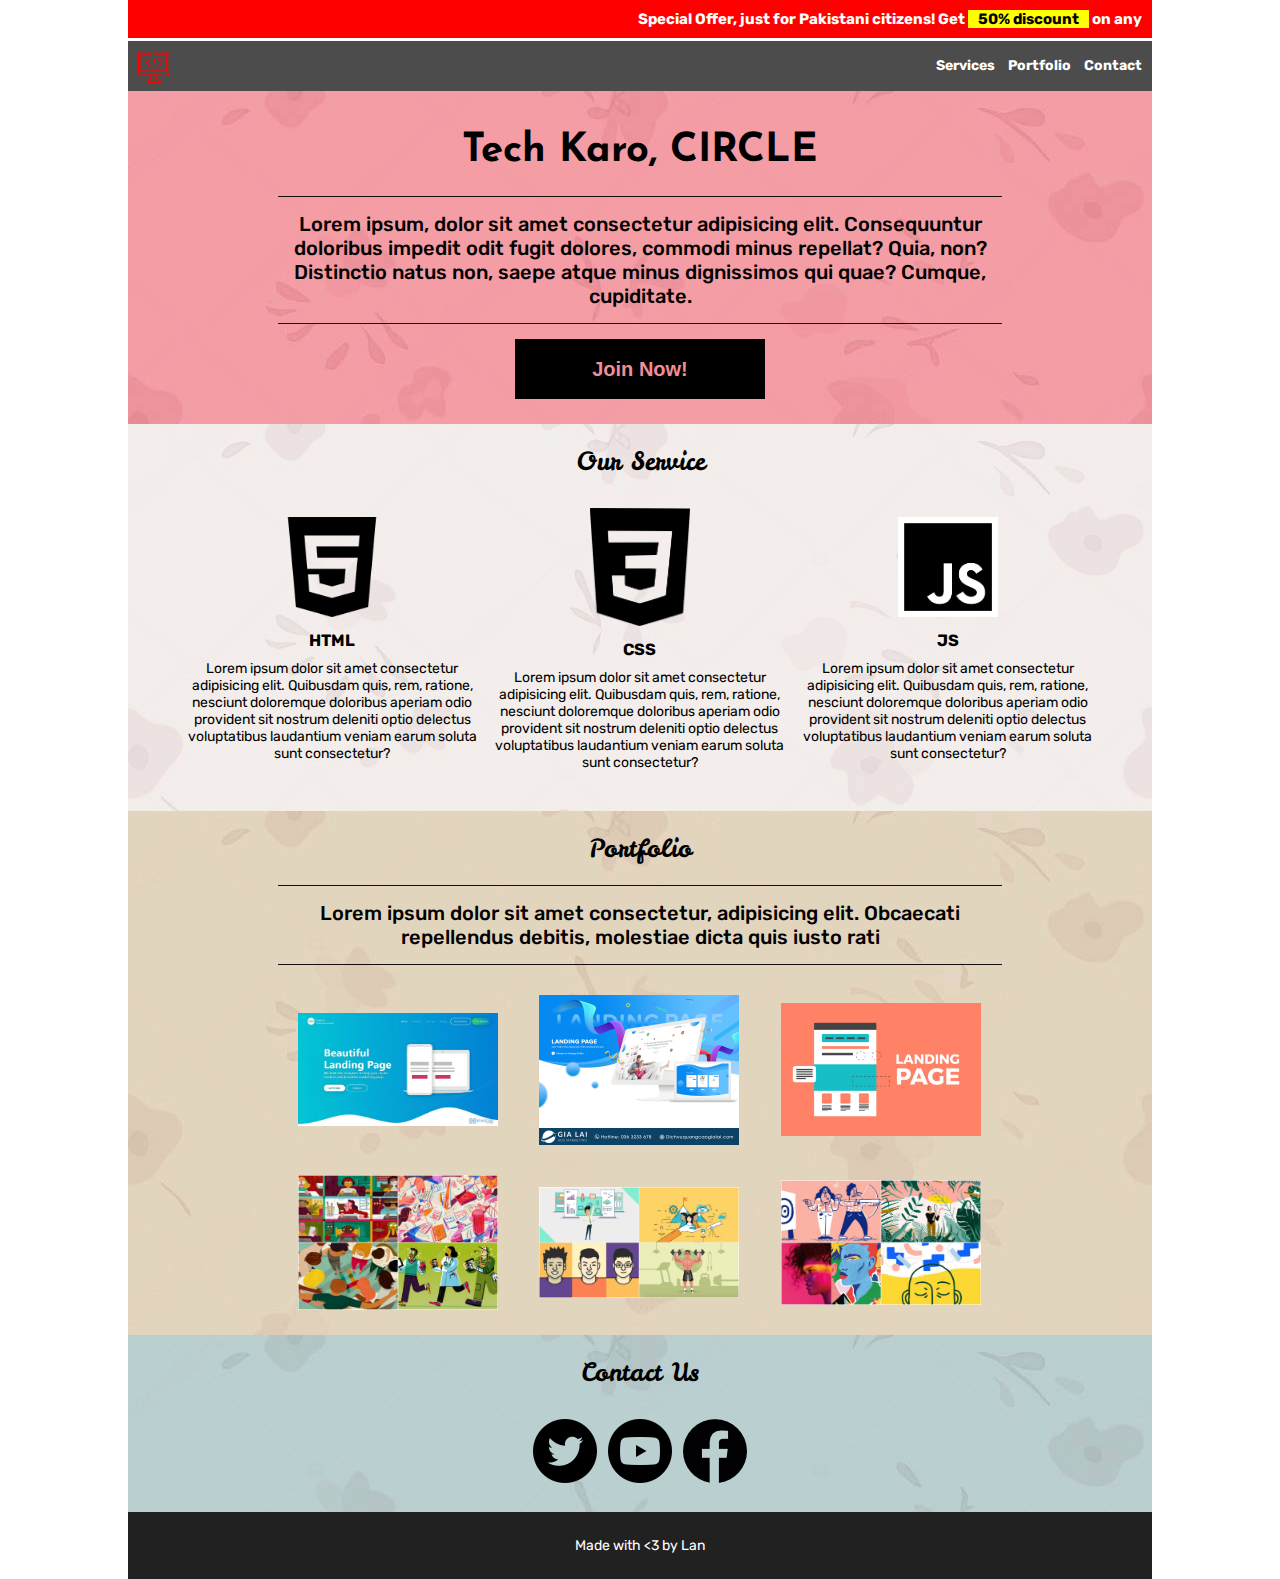
<file: index.html>
<!DOCTYPE html>
<html lang="en">
<head>
    <meta charset="UTF-8">
    <meta name="viewport" content="width=device-width, initial-scale=1.0">
    <title>Document</title>
    <link rel="stylesheet" href="/css/style.css">
    <link rel="stylesheet" href="https://cdnjs.cloudflare.com/ajax/libs/font-awesome/5.15.1/css/all.min.css" />
    <link href="https://fonts.googleapis.com/css2?family=Josefin+Sans:wght@100;500&display=swap" rel="stylesheet">
    <link href="https://fonts.googleapis.com/css2?family=Rubik&display=swap" rel="stylesheet">
    <link href="https://fonts.googleapis.com/css2?family=Leckerli+One&display=swap" rel="stylesheet">
</head>
<body>
    <div class="wrapper">
        <!-----------------------HEADER----------------------->
        <div class="header">
            <div class="header-discount w-100 m-b-3">
                <div class="p-t-10 p-b-10 p-r-10 ft-w-b f-r">
                    Special Offer, just for Pakistani citizens! Get <span class="highlight p-l-10 p-r-10">50% discount</span>  on any
                </div>
                <div class="clearfix"></div>
            </div>
            <div class="header-nav w-100">
                <div class="logo f-l">
                    <img class="p-t-10 p-b-10 p-l-10" src="/logo/coding.png">
                </div>
                <div class="menu f-r">
                    <a class="ft-w-b p-r-10" href="#" >Services</a>
                    <a class="ft-w-b p-r-10" href="#" >Portfolio</a>
                    <a class="ft-w-b p-r-10" href="#" >Contact</a>
                </div>
                <div class="clearfix"></div>
            </div>
        </div>
        <!-----------------------END HEADER----------------------->
        <!-----------------------SECTION ----------------------->
        <!-----------------------SECTION 1----------------------->
        <div class="section1">
            <div class="section-container-150">
                <div class="row section1-slogan p-b-10 p-t-40">
                    Tech Karo, CIRCLE
                </div>
                <div class="row section-banner m-b-10">
                    Lorem ipsum, dolor sit amet consectetur adipisicing elit. Consequuntur doloribus impedit odit fugit dolores, commodi minus repellat? Quia, non? Distinctio natus non, saepe atque minus dignissimos qui quae? Cumque, cupiditate.
                </div>
                <div class="row section1-button">
                    <button>Join Now!</button>
                </div>
            </div>
        </div>
        <!-----------------------END SECTION 1----------------------->
        <!-----------------------SECTION 2----------------------->
        <div class="section2">
            <div class="section-container-50">
                <div class="row title">
                    Our Service
                </div>
                <div class="row">
                    <div class="content col-1-3">
                        <img src="/logo/html5.png">
                        <h3 class="p-b-10 p-t-10">HTML</h3>
                        <p class="p-b-40">Lorem ipsum dolor sit amet consectetur adipisicing elit. Quibusdam quis, rem, ratione, nesciunt doloremque doloribus aperiam odio provident sit nostrum deleniti optio delectus voluptatibus laudantium veniam earum soluta sunt consectetur?</p>
                    </div>
                    <div class="content col-1-3">
                        <img src="/logo/css.png">
                        <h3 class="p-b-10 p-t-10">CSS</h3>
                        <p class="p-b-40">Lorem ipsum dolor sit amet consectetur adipisicing elit. Quibusdam quis, rem, ratione, nesciunt doloremque doloribus aperiam odio provident sit nostrum deleniti optio delectus voluptatibus laudantium veniam earum soluta sunt consectetur?</p>
                    </div>
                    <div class="content col-1-3">
                        <img src="/logo/js.png">
                        <h3 class="p-b-10 p-t-10">JS</h3>
                        <p class="p-b-40">Lorem ipsum dolor sit amet consectetur adipisicing elit. Quibusdam quis, rem, ratione, nesciunt doloremque doloribus aperiam odio provident sit nostrum deleniti optio delectus voluptatibus laudantium veniam earum soluta sunt consectetur?</p>
                    </div>
                </div>
            </div>
        </div>
        <!-----------------------END SECTION 2----------------------->
        <!-----------------------SECTION 3----------------------->
        <div class="section3">
            <div class="section-container-150">
                <div class="row title p-b-25">
                    Portfolio
                </div>
                <div class="row section-banner">
                    Lorem ipsum dolor sit amet consectetur, adipisicing elit. Obcaecati repellendus debitis, molestiae dicta quis iusto rati
                </div>
                <div class="row">
                    <div class="content col-1-3">
                        <img src="/logo/mau1.jpg">
                    </div>
                    <div class="content col-1-3">
                        <img src="/logo/mau2.jpg">
                    </div>
                    <div class="content col-1-3">
                        <img src="/logo/mau3.png">
                    </div>
                </div>
                <div class="row p-b-10">
                    <div class="col-1-3">
                        <img src="/logo/mau4.jpg">
                    </div>
                    <div class="col-1-3">
                        <img src="/logo/image5.jpg">
                    </div>
                    <div class="col-1-3">
                        <img src="/logo/mau6.jpg">
                    </div>
                </div>
            </div>
        </div>
        <!-----------------------END SECTION 3----------------------->
        <!-----------------------SECTION 4----------------------->
        <div class="section4">
            <div class="section-container-300">
                <div class="row title">
                    Contact Us
                </div>
                <div class="row content p-b-25">
                    <div class="col-1-3">
                        <img src="/logo/twitter.png">
                    </div>
                    <div class="col-1-3">
                        <img src="/logo/youtube.png">
                    </div>
                    <div class="col-1-3">
                        <img src="/logo/facebook-circular-logo.png">
                    </div>
                </div>
            </div>
        </div>
        <!-----------------------END SECTION 4----------------------->
        <!-----------------------SECTION 5----------------------->
        <div class="section5">
            <div class="section-container-150">
                <div class="row content p-b-25 p-t-25">
                    <span>Made with &lt;3 by Lan</span>
                </div>
            </div>
        </div>
        <!-----------------------END SECTION 5----------------------->
        <!-----------------------END SECTION----------------------->
    </div>
</body>
</html>
</file>
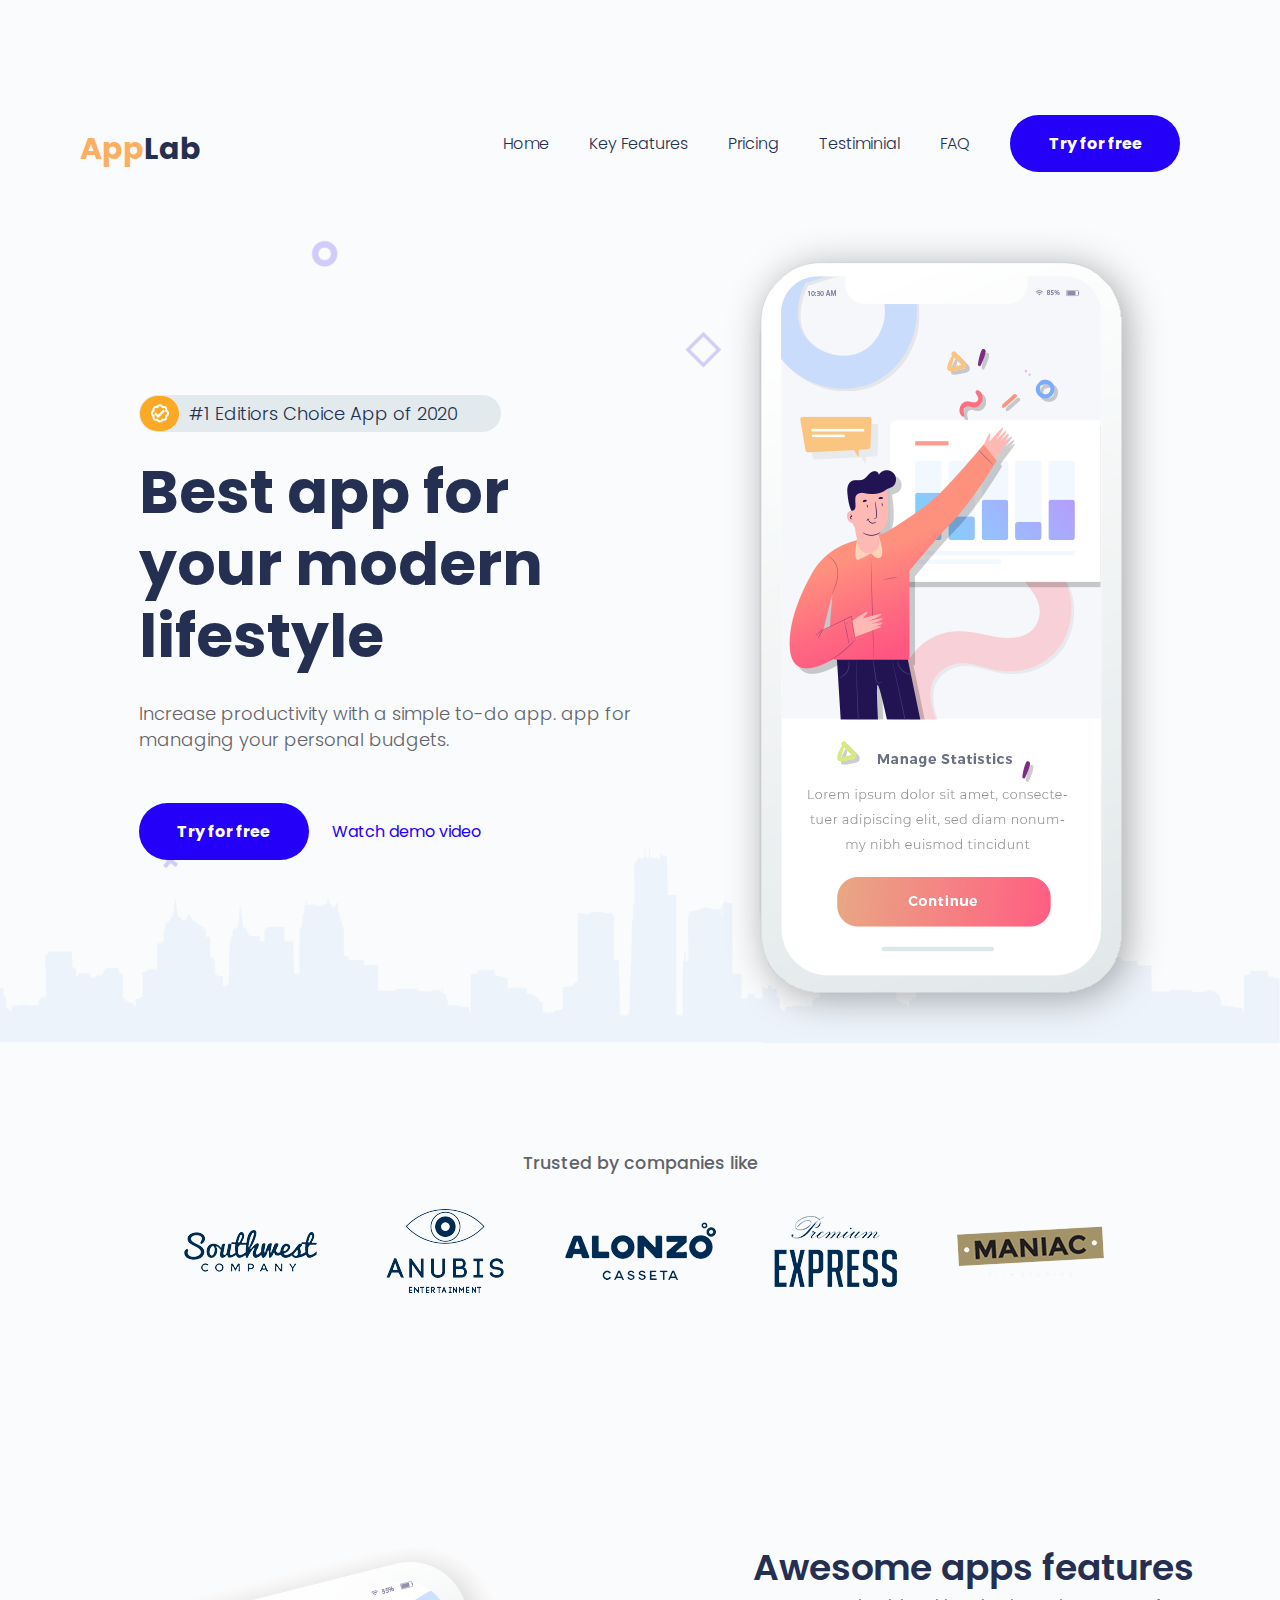
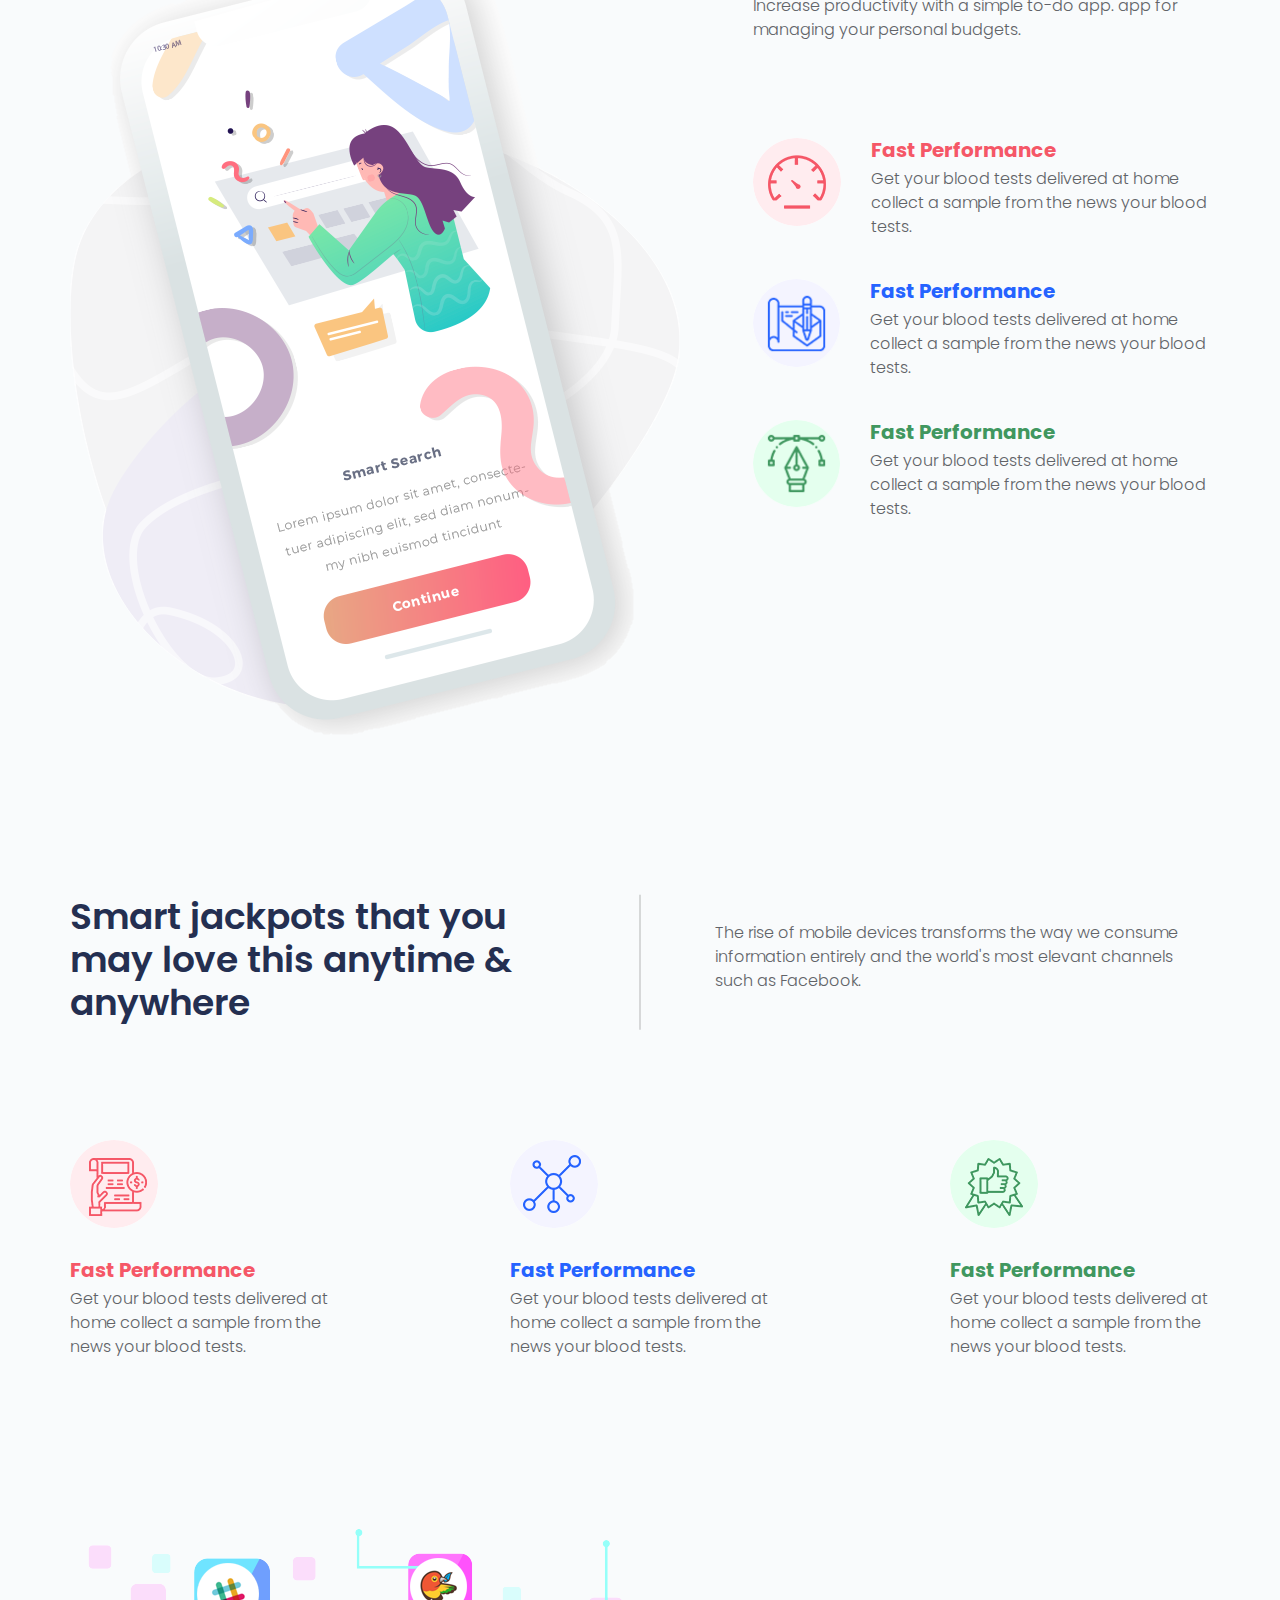
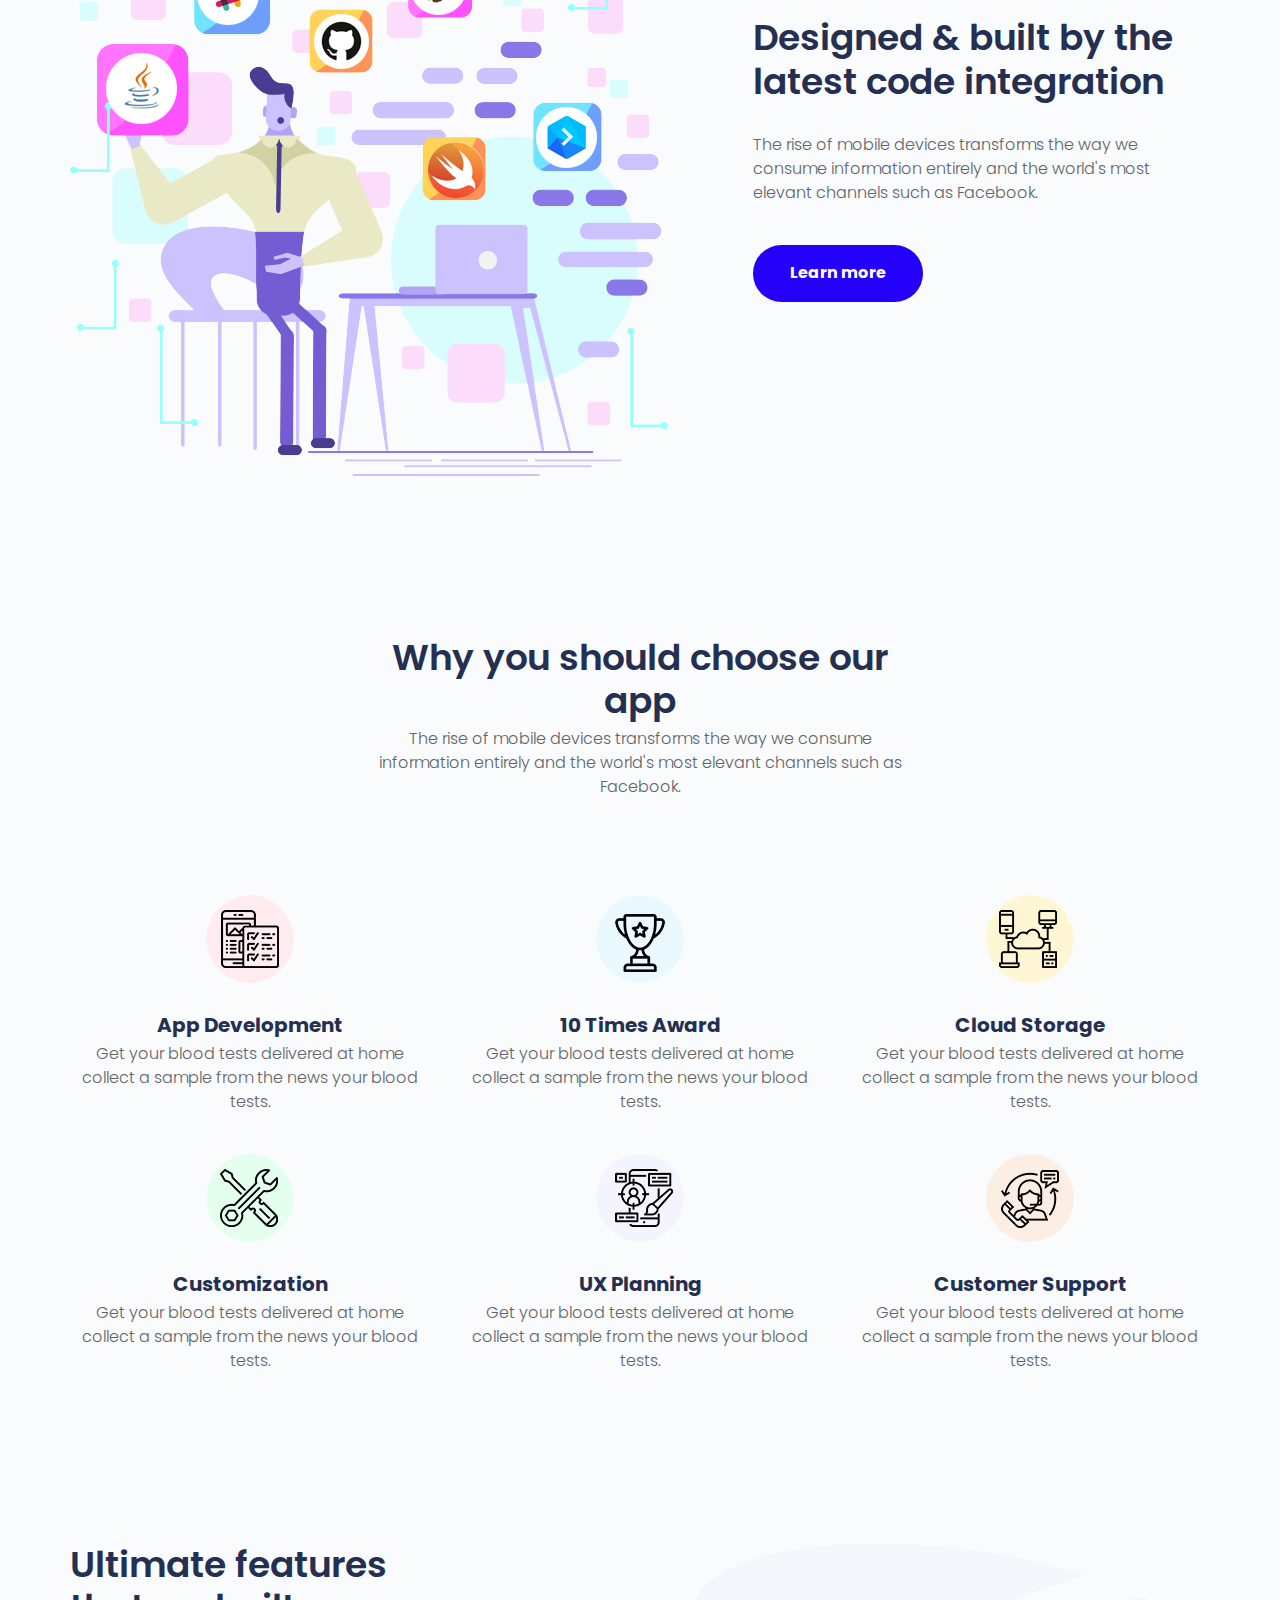
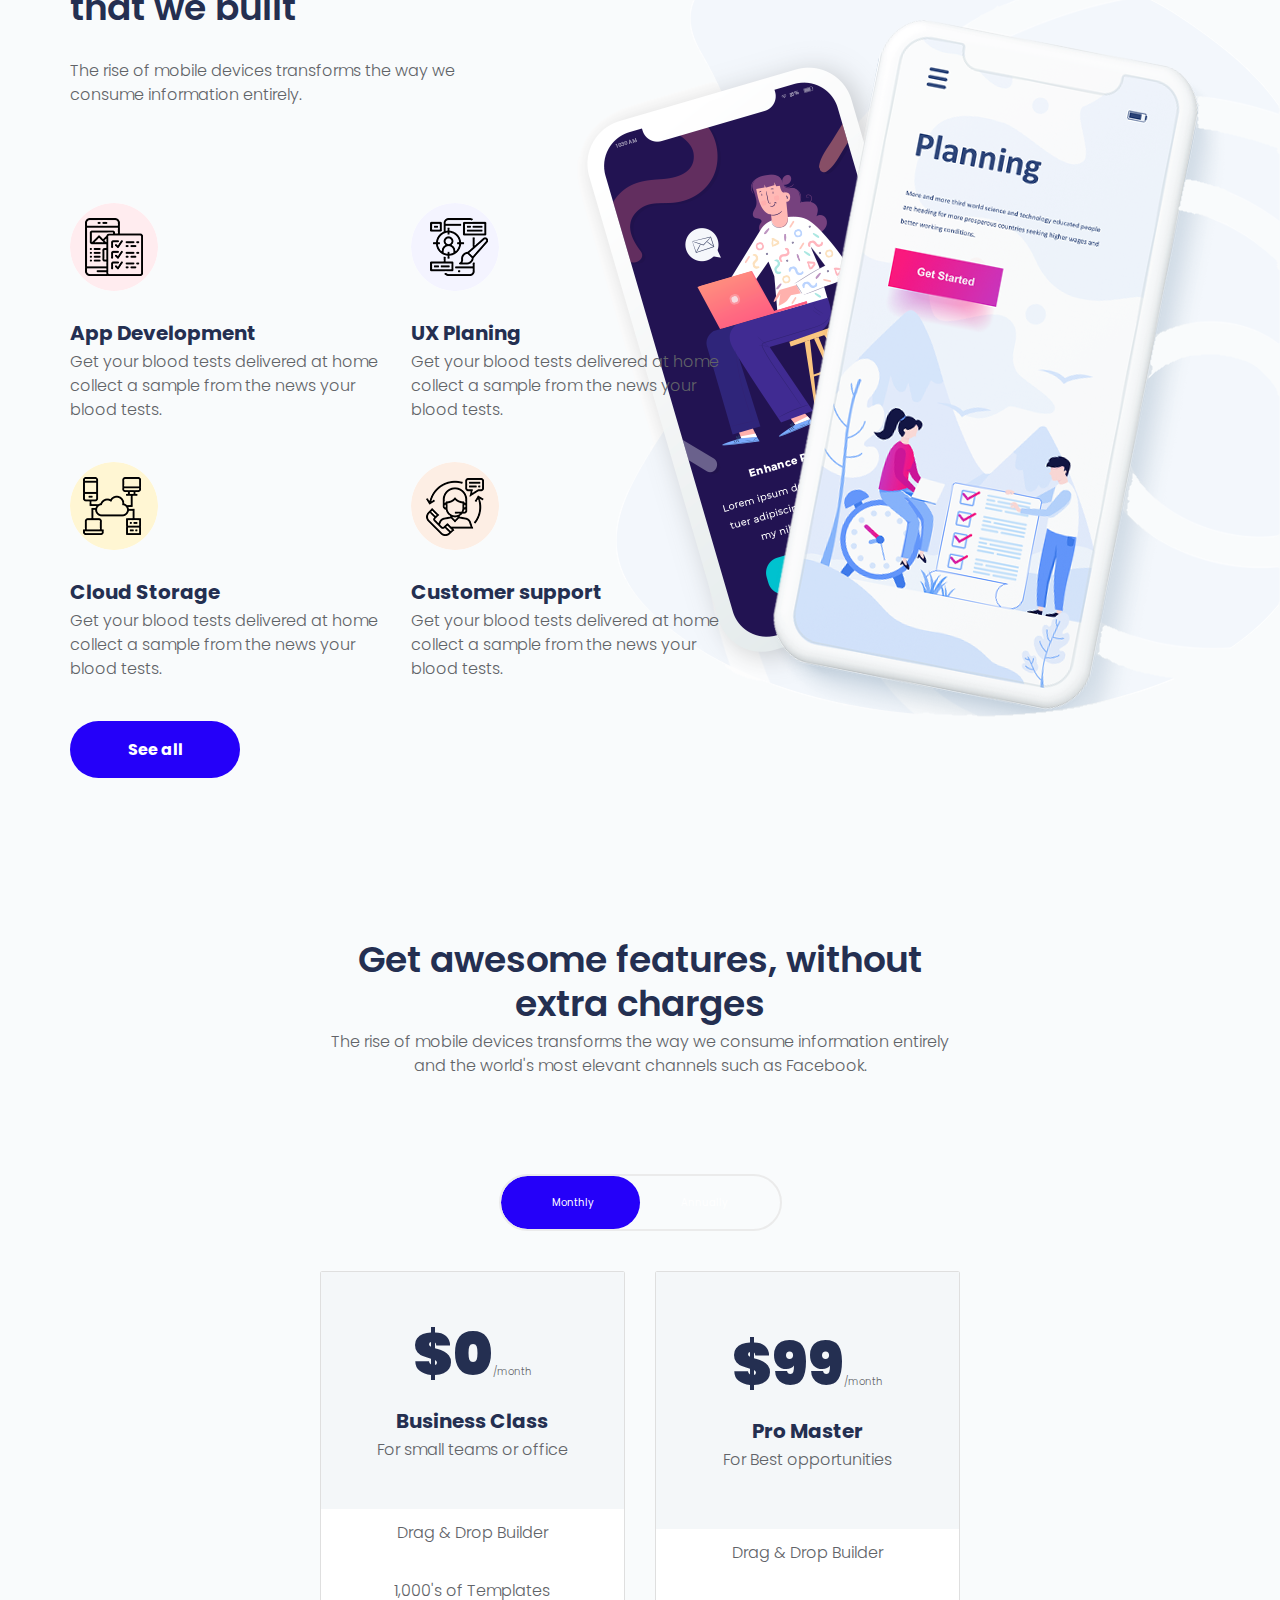
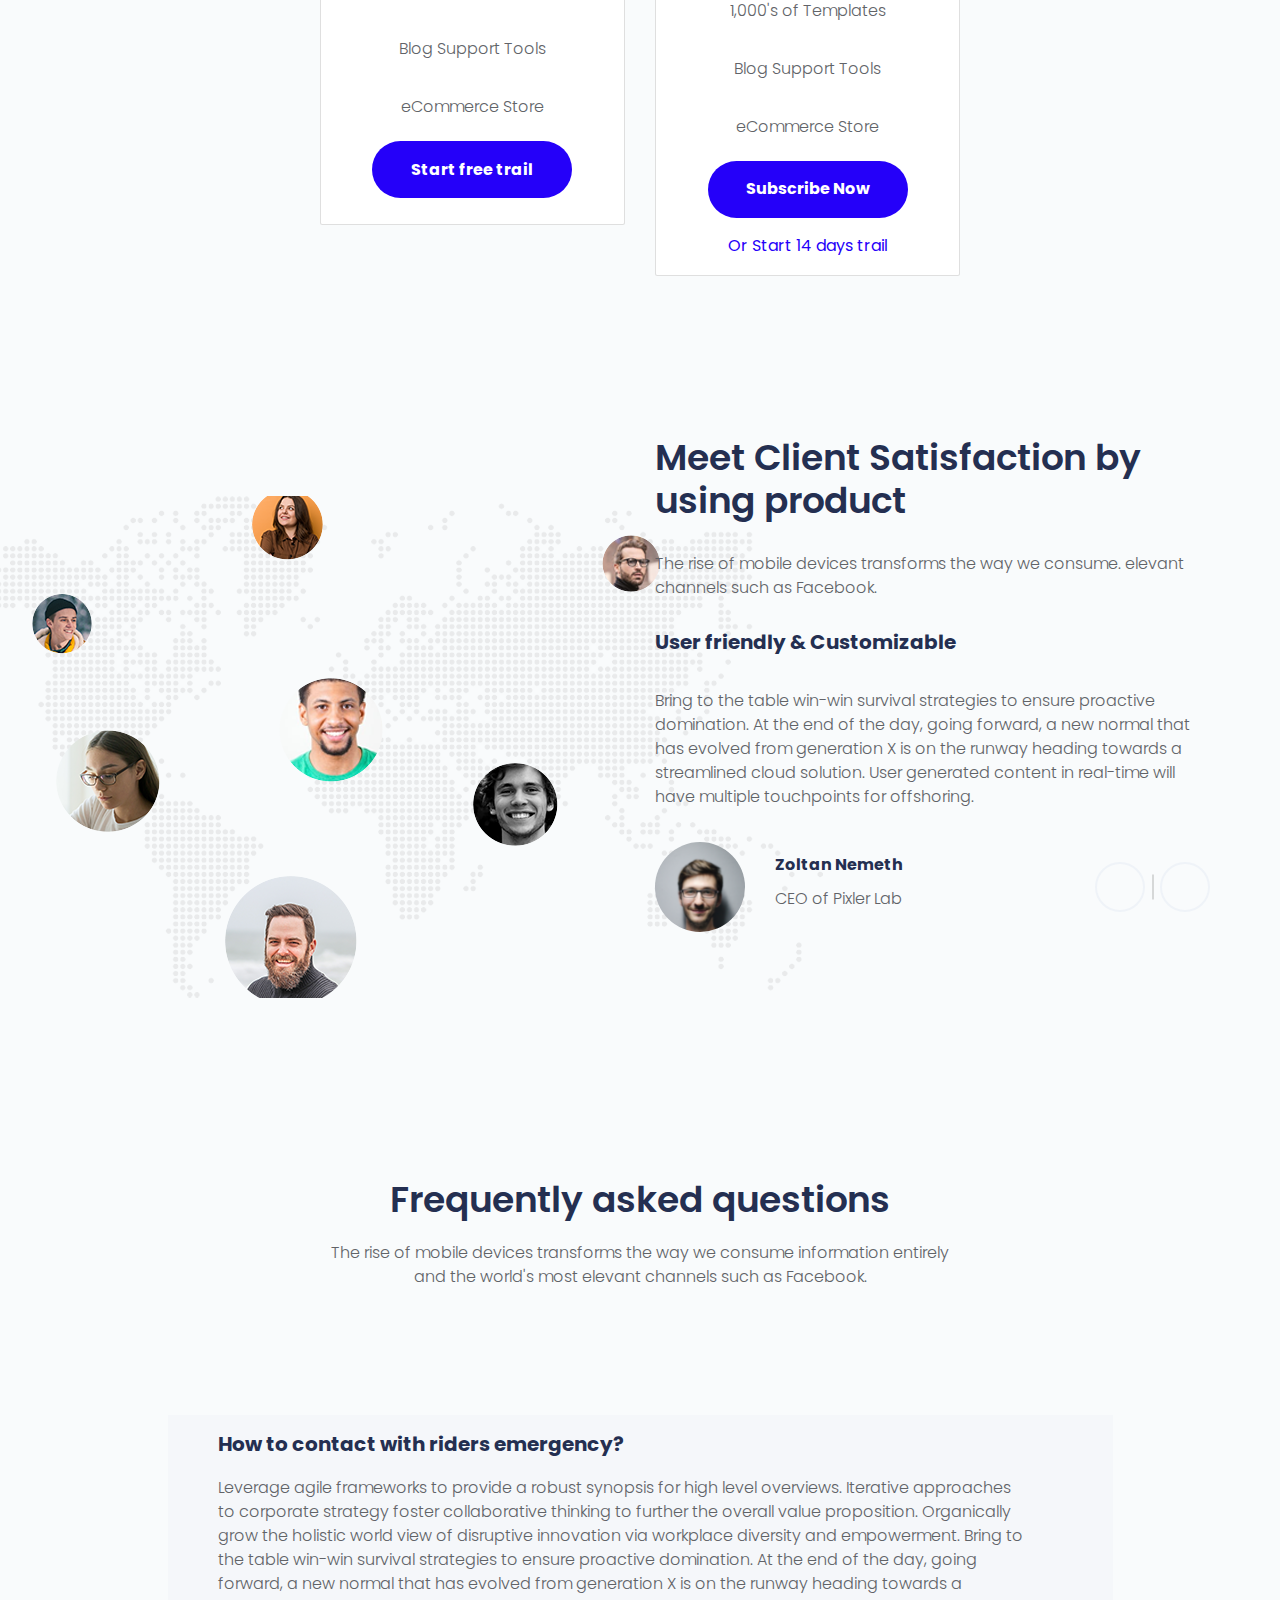
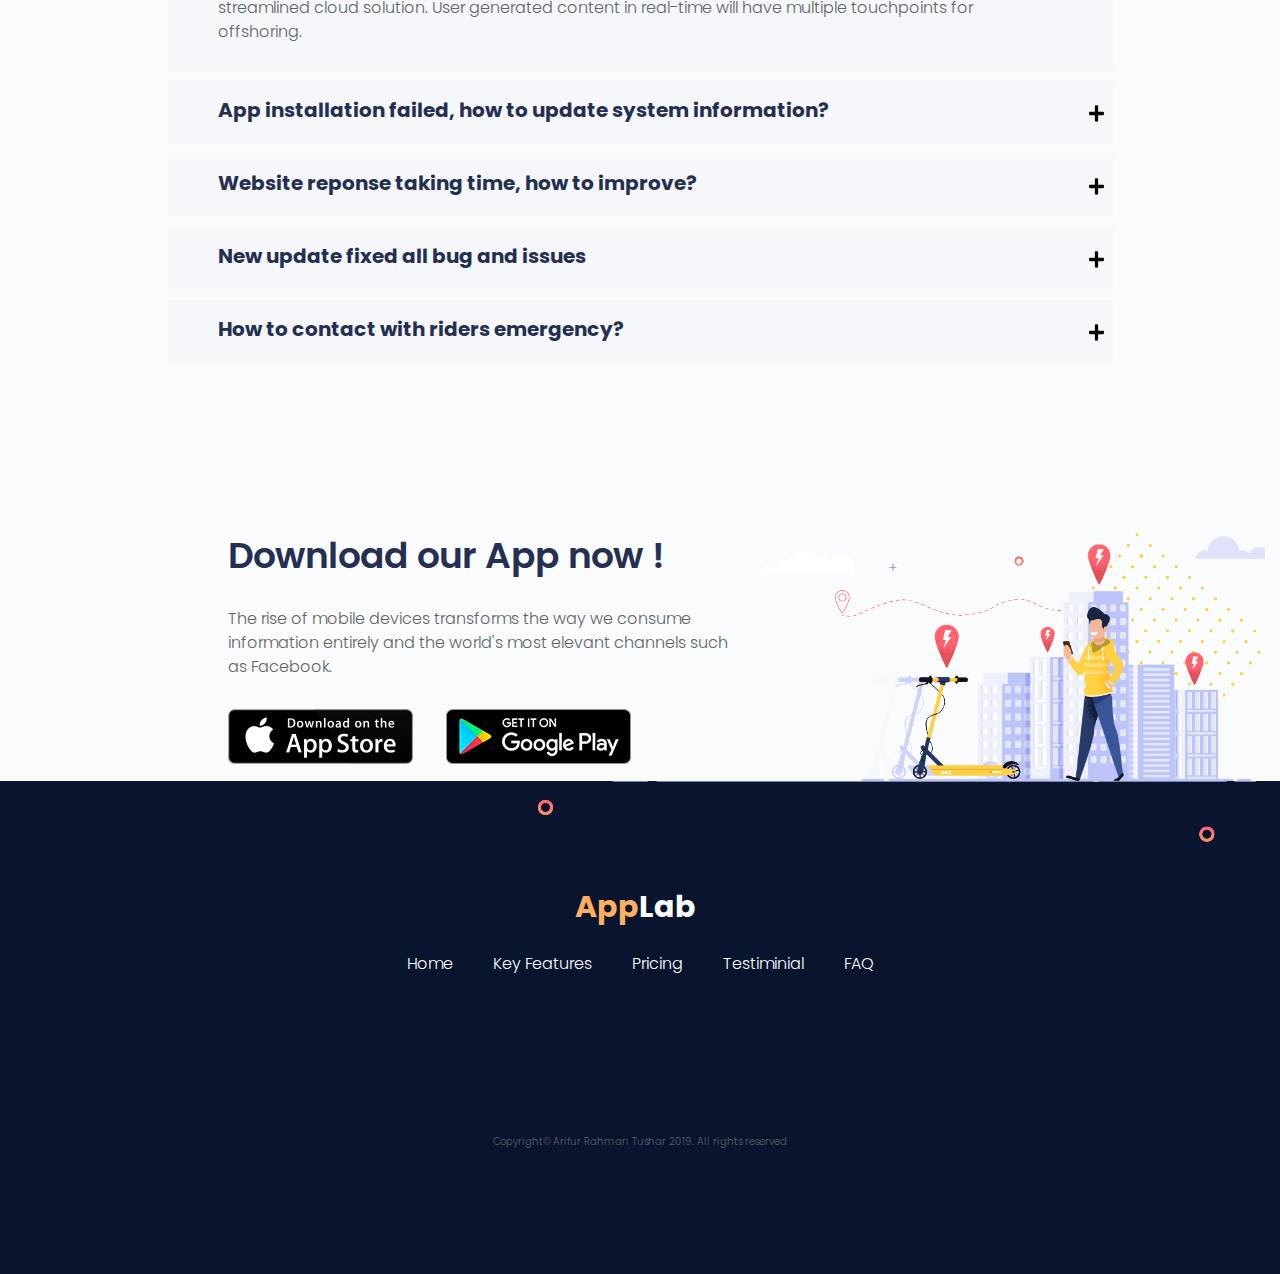
<file: Freebie/index.html>
<!DOCTYPE html>
<html lang="en">
<head>
    <meta charset="UTF-8">
    <meta name="viewport" content="width=device-width, initial-scale=1.0">
    <link href="https://fonts.googleapis.com/css2?family=Poppins&display=swap" rel="stylesheet">
    <title>Document</title>

    <link rel="stylesheet" href="./styles/bootstrap.css">
    <link rel="stylesheet" href="./styles/bootstrap-grid.css">
    <link rel="stylesheet" href="./styles/bootstrap-reboot.css">
    <link rel="stylesheet" href="./styles/main.css">
    <link rel="stylesheet" href="./styles/setting.css">
    <link rel="stylesheet" href="https://cdnjs.cloudflare.com/ajax/libs/font-awesome/5.15.1/css/all.min.css"
        integrity="sha512-+4zCK9k+qNFUR5X+cKL9EIR+ZOhtIloNl9GIKS57V1MyNsYpYcUrUeQc9vNfzsWfV28IaLL3i96P9sdNyeRssA=="
        crossorigin="anonymous" />

    <link rel="stylesheet" href="https://cdnjs.cloudflare.com/ajax/libs/animate.css/4.1.1/animate.min.css" />
    <script src="https://code.jquery.com/jquery-3.5.1.slim.min.js"
        integrity="sha384-DfXdz2htPH0lsSSs5nCTpuj/zy4C+OGpamoFVy38MVBnE+IbbVYUew+OrCXaRkfj"
        crossorigin="anonymous"></script>
        <script src="https://cdnjs.cloudflare.com/ajax/libs/wow/1.1.2/wow.min.js" integrity="sha512-Eak/29OTpb36LLo2r47IpVzPBLXnAMPAVypbSZiZ4Qkf8p/7S/XRG5xp7OKWPPYfJT6metI+IORkR5G8F900+g==" crossorigin="anonymous"></script>
    <script src="https://cdn.jsdelivr.net/npm/bootstrap@4.5.3/dist/js/bootstrap.bundle.min.js"
        integrity="sha384-ho+j7jyWK8fNQe+A12Hb8AhRq26LrZ/JpcUGGOn+Y7RsweNrtN/tE3MoK7ZeZDyx"
        crossorigin="anonymous"></script>
        <script>
            new WOW().init();
            </script>
</head>

<body>
    <!-----------------------------------------------HEADER----------------------------------------------->
    <div class="header m-t-90">
        <img class="img-fluid header__image-1" src="./images/stars.png">
        <img class="img-fluid header__image-2" src="./images/star2.png">
        <div class="container">
            <nav class="navbar navbar-expand-lg pb-5">
                <a class="navbar-brand font-weight-bold logo  animate__animated animate__fadeInDown" href="#"><span class="logo--orange">App</span><span
                        class="logo--dark">Lab</span></a>
                <i class="fas fa-bars menu__collapse"></i>
                <div class="menu">
                    <i class="fas fa-times menu__close"></i>
                    <ul class="menu__list  animate__animated animate__fadeInDown">
                        <li class="menu__item">
                            <a href="#" class="menu__link">Home</a>
                        </li>
                        <li class="menu__item">
                            <a href="#" class="menu__link">Key Features</a>
                        </li>
                        <li class="menu__item">
                            <a href="#" class="menu__link">Pricing</a>
                        </li>
                        <li class="menu__item">
                            <a href="#" class="menu__link">Testiminial</a>
                        </li>
                        <li class="menu__item">
                            <a href="#" class="menu__link">FAQ</a>
                        </li>
                        <li class="menu__item">
                            <button class="btn btn--primary">Try for free</button>
                        </li>
                    </ul>
                </div>
            </nav>
        </div>
        <div class="container pl-5 pt-lg-5">
            <div class="row align-items-center text-center text-md-left">
                <div class="col-lg-7 animate__animated animate__slideInLeft">
                    <div class="header__content offset-1">
                        <div class="header__content-slogan">
                            <img src="./images/tich.png">
                            <div>#1 Editiors Choice App of 2020</div>
                        </div>
                        <h1 class="header__content-title">
                            Best app for your modern lifestyle
                        </h1>
                        <p class="header__content-desc">
                            Increase productivity with a simple to-do app. app for managing your personal budgets.
                        </p>
                        <div class="header__content-btn">
                            <button class="btn my-2 my-sm-0 btn--primary mr-lg-4">Try for free</button>
                            <button class="btn my-2 my-sm-0 btn--link">Watch demo video</button>
                        </div>

                    </div>
                </div>
                <div class="col-lg-5 justify-content-end animate__animated animate__slideInRight">
                    <img src="./images/phone.png" class="header__image img-fluid">
                </div>
            </div>
        </div>
        <img class="img-fluid header__image-bottom" src="./images/tower.png">
    </div>
    <!-----------------------------------------------END HEADER----------------------------------------------->
    <!-----------------------------------------------FEATURES----------------------------------------------->
    <div class="features m-t-160">
        <div class="features__logos container text-center">
            <div class="col-md-6 offset-md-3 pb-5">
                <h3>Trusted by companies like</h3>
            </div>
            <div class="row justify-content-center">
                <div class="col-sm-6 col-lg-2 mb-5 d-flex align-items-center justify-content-center">
                    <img class="figure-img wow animate__animated animate__zoomInLeft" src="./images/southwest.png "
                        height="42">
                </div>
                <div class="col-sm-6 col-lg-2 mb-5 d-flex align-items-center justify-content-center">
                    <img class="figure-img wow animate__animated animate__zoomInDown" src="./images/anubis.png" height="84">
                </div>
                <div class="col-sm-6 col-lg-2 mb-5 d-flex align-items-center justify-content-center">
                    <img class="figure-img wow animate__animated animate__zoomIn" src="./images/alonzo.png" height="58">
                </div>
                <div class="col-sm-6 col-lg-2 mb-5 d-flex align-items-center justify-content-center">
                    <img class="figure-img wow animate__animated animate__zoomInUp" src="./images/express.png" height="71">
                </div>
                <div class="col-sm-6 col-lg-2 mb-5 d-flex align-items-center justify-content-center">
                    <img class="figure-img wow animate__animated animate__zoomInRight" src="./images/maniac.png" height="51">
                </div>
            </div>
        </div>
        <div class="features__content container p-t-218">
            <div class="row">
                <div class="col-lg-7">
                    <img class="img-fluid wow animate__animated animate__bounceInLeft" src="./images/phone_apple.png">
                </div>
                <div class="col-lg-5">
                    <div class="article-text text-lg-left p-b-86 text-center wow animate__animated animate__lightSpeedInRight">
                        <h1>Awesome apps features</h1>
                        <p>Increase productivity with a simple to-do app. app for managing your personal budgets.</p>
                    </div>
                    <div class="article-logos">
                        <div class="article-logos__item d-flex pb-5 wow animate__animated animate__lightSpeedInRight" data-wow-delay="0.5s">
                            <img height="88" class="pr-5" src="./images/speed.png">
                            <div class="article-logos__item-text">
                                <h2 class="red">Fast Performance</h2>
                                <p>Get your blood tests delivered at home collect a sample from the news your blood
                                    tests.</p>
                            </div>
                        </div>
                        <div class="article-logos__item d-flex pb-5 wow animate__animated animate__lightSpeedInRight" data-wow-delay="0.5s">
                            <img height="88" class="pr-5" src="./images/pencil.png">
                            <div class="article-logos__item-text">
                                <h2 class="blue">Fast Performance</h2>
                                <p>Get your blood tests delivered at home collect a sample from the news your blood
                                    tests.</p>
                            </div>
                        </div>
                        <div class="article-logos__item d-flex wow animate__animated animate__lightSpeedInRight" data-wow-delay="0.5s">
                            <img height="88" class="pr-5" src="./images/vecto.png">
                            <div class="article-logos__item-text">
                                <h2 class="green">Fast Performance</h2>
                                <p>Get your blood tests delivered at home collect a sample from the news your blood
                                    tests.</p>
                            </div>
                        </div>
                    </div>
                </div>
            </div>
        </div>
    </div>
    <!-----------------------------------------------END FEATURES----------------------------------------------->
    <!-----------------------------------------------JACKPOTS----------------------------------------------->
    <div class="jackpots m-t-160">
        <div class="container">
            <div class="jackpots__content row text-center">
                <div class="col-12 article-text text-lg-left d-lg-flex align-items-center">
                    <h1 class="wow animate__animated animate__rotateInDownLeft">Smart jackpots that you may love this anytime & anywhere</h1>
                    <div class="verticalLine justify-content-lg-center">&nbsp;</div>
                    <p class="wow animate__animated animate__rotateInDownRight">The rise of mobile devices transforms the way we consume information entirely and the world's
                        most elevant channels such as Facebook.</p>
                </div>
            </div>
            <div class="jackpots__logos row">
                <div class="article-logos col-12 d-lg-flex justify-content-between">
                    <div class="article-logos__item wow animate__animated animate__fadeInTopLeft">
                        <img height="88" class="mb-5" src="./images/automatic.png">
                        <div class="article-logos__item-text">
                            <h2 class="red">Fast Performance</h2>
                            <p>Get your blood tests delivered at home collect a sample from the news your blood tests.
                            </p>
                        </div>
                    </div>
                    <div class="article-logos__item wow animate__animated animate__fadeInTopLeft" data-wow-delay="0.5s">
                        <img height="88" class="mb-5" src="./images/network.png">
                        <div class="article-logos__item-text">
                            <h2 class="blue">Fast Performance</h2>
                            <p>Get your blood tests delivered at home collect a sample from the news your blood tests.
                            </p>
                        </div>
                    </div>
                    <div class="article-logos__item wow animate__animated animate__fadeInTopLeft" data-wow-delay="1s">
                        <img height="88" class="mb-5" src="./images/bigger.png">
                        <div class="article-logos__item-text">
                            <h2 class="green">Fast Performance</h2>
                            <p>Get your blood tests delivered at home collect a sample from the news your blood tests.
                            </p>
                        </div>
                    </div>
                </div>
            </div>
        </div>
    </div>
    <!-----------------------------------------------END JACKPOTS----------------------------------------------->
    <!-----------------------------------------------DESIGNED----------------------------------------------->
    <div class="designed m-t-160">
        <div class="container text-center">
            <div class="row align-items-center">
                <div class="col-lg-7">
                    <img class="img-fluid  wow animate__animated animate__lightSpeedInLeft" src="./images/social.png">
                </div>
                <div class="col-lg-5">
                    <div class="article-text text-lg-left p-b-86 text-center wow animate__animated animate__lightSpeedInRight">
                        <h1>Designed & built by the latest code integration</h1>
                        <p class="mt-5">The rise of mobile devices transforms the way we consume information entirely
                            and the world's most elevant channels such as Facebook.</p>
                        <button class="btn mt-5 btn--primary">Learn more</button>
                    </div>
                </div>
            </div>
        </div>
    </div>
    <!-----------------------------------------------END DESIGNED----------------------------------------------->
    <!-----------------------------------------------CHOOSE----------------------------------------------->
    <div class="choose m-t-160">
        <div class="container text-center">
            <div class="row">
                <div class="col-md-6 offset-md-3">
                    <div class="article-text p-b-86 text-center wow animate__animated animate__fadeInDown">
                        <h1>Why you should choose our app</h1>
                        <p>The rise of mobile devices transforms the way we consume information entirely and the world's
                            most elevant channels such as Facebook.</p>
                    </div>
                </div>
            </div>
            <div class="row text-center mb-5">
                <div class="col-lg-4 col-md-6">
                    <div class="article-logos__item wow animate__animated animate__fadeInLeftBig">
                        <img height="88" class="mb-5 figure" src="./images/app.png">
                        <div class="article-logos__item-text">
                            <h2 class="gray-dark">App Development</h2>
                            <p>Get your blood tests delivered at home collect a sample from the news your blood tests.
                            </p>
                        </div>
                    </div>
                </div>
                <div class="col-lg-4 col-md-6">
                    <div class="article-logos__item wow animate__animated animate__fadeInLeftBig" data-wow-delay="0.2s">
                        <img height="88" class="mb-5 figure" src="./images/10.png">
                        <div class="article-logos__item-text">
                            <h2 class="gray-dark">10 Times Award</h2>
                            <p>Get your blood tests delivered at home collect a sample from the news your blood tests.
                            </p>
                        </div>
                    </div>
                </div>
                <div class="col-lg-4 col-md-6">
                    <div class="article-logos__item wow animate__animated animate__fadeInLeftBig" data-wow-delay="0.4s">
                        <img height="88" class="mb-5 figure" src="./images/cloud.png">
                        <div class="article-logos__item-text">
                            <h2 class="gray-dark">Cloud Storage</h2>
                            <p>Get your blood tests delivered at home collect a sample from the news your blood tests.
                            </p>
                        </div>
                    </div>
                </div>
            </div>
            <div class="row text-center">
                <div class="col-lg-4 col-md-6">
                    <div class="article-logos__item wow animate__animated animate__fadeInRightBig">
                        <img height="88" class="mb-5 figure" src="./images/customization.png">
                        <div class="article-logos__item-text">
                            <h2 class="gray-dark">Customization</h2>
                            <p>Get your blood tests delivered at home collect a sample from the news your blood tests.
                            </p>
                        </div>
                    </div>
                </div>
                <div class="col-lg-4 col-md-6">
                    <div class="article-logos__item wow animate__animated animate__fadeInRightBig" data-wow-delay="0.2s">
                        <img height="88" class="mb-5 figure" src="./images/UX.png">
                        <div class="article-logos__item-text">
                            <h2 class="gray-dark">UX Planning</h2>
                            <p>Get your blood tests delivered at home collect a sample from the news your blood tests.
                            </p>
                        </div>
                    </div>
                </div>
                <div class="col-lg-4 col-md-6">
                    <div class="article-logos__item wow animate__animated animate__fadeInRightBig" data-wow-delay="0.4s">
                        <img height="88" class="mb-5 figure" src="./images/customers.png">
                        <div class="article-logos__item-text">
                            <h2 class="gray-dark">Customer Support</h2>
                            <p>Get your blood tests delivered at home collect a sample from the news your blood tests.
                            </p>
                        </div>
                    </div>
                </div>
            </div>
        </div>
    </div>
    <!-----------------------------------------------END CHOOSE----------------------------------------------->
    <!-----------------------------------------------ULTIMATE----------------------------------------------->
    <div class="ultimate m-t-160">
        <div class="container  text-xl-left text-center">
            <div class="row">
                <div class="col-lg-7">
                    <div class="article-text text-lg-left p-b-86 text-center wow animate__animated animate__fadeInDown">
                        <h1>Ultimate features
                            that we built</h1>
                        <p class="mt-5">The rise of mobile devices transforms the way we
                            consume information entirely.</p>
                    </div>
                    <div class="row">
                        <div class="col-md-6">
                            <div class="article-logos__item text-lg-left text-center wow animate__animated animate__bounceInLeft" data-wow-delay="0.1s">
                                <img height="88" class="mb-5 figure" src="./images/app.png">
                                <div class="article-logos__item-text">
                                    <h2 class="gray-dark">App Development</h2>
                                    <p>Get your blood tests delivered at home collect a sample from the news your blood
                                        tests.
                                    </p>
                                </div>
                            </div>
                        </div>
                        <div class="col-md-6">
                            <div class="article-logos__item text-lg-left text-center wow animate__animated animate__bounceInLeft" data-wow-delay="0.2s">
                                <img height="88" class="mb-5 figure" src="./images/UX.png">
                                <div class="article-logos__item-text">
                                    <h2 class="gray-dark">UX Planing</h2>
                                    <p>Get your blood tests delivered at home collect a sample from the news your blood
                                        tests.
                                    </p>
                                </div>
                            </div>
                        </div>
                    </div>
                    <div class="row mt-5">
                        <div class="col-md-6">
                            <div class="article-logos__item text-lg-left text-center wow animate__animated animate__bounceInLeft" data-wow-delay="0.3s">
                                <img height="88" class="mb-5 figure" src="./images/cloud.png">
                                <div class="article-logos__item-text">
                                    <h2 class="gray-dark">Cloud Storage</h2>
                                    <p>Get your blood tests delivered at home collect a sample from the news your blood
                                        tests.
                                    </p>
                                </div>
                            </div>
                        </div>
                        <div class="col-md-6">
                            <div class="article-logos__item text-lg-left text-center wow animate__animated animate__bounceInLeft" data-wow-delay="0.4s">
                                <img height="88" class="mb-5 figure" src="./images/customers.png">
                                <div class="article-logos__item-text">
                                    <h2 class="gray-dark">Customer support</h2>
                                    <p>Get your blood tests delivered at home collect a sample from the news your blood
                                        tests.
                                    </p>
                                </div>
                            </div>
                        </div>
                    </div>
                    <button class="btn  btn--primary mt-5 wow animate__animated animate__bounceInLeft" data-wow-delay="0.5s">See all</button>
                </div>
            </div>
            <div class="img-out">
                <img class="img-fluid wow animate__animated animate__bounceInRight" src="./images/iphone.png">
            </div>
        </div>
    </div>
    <!-----------------------------------------------END ULTIMATE----------------------------------------------->
    <!-----------------------------------------------CHARGES----------------------------------------------->
    <div class="charges m-t-160">
        <div class="container text-center">
            <div class="row mb-5 justify-content-center">
                <div class="col-md-7">
                    <div class="article-text p-b-86 text-center wow animate__animated animate__fadeInDown">
                        <h1>Get awesome features, without extra charges</h1>
                        <p>The rise of mobile devices transforms the way we consume information entirely and the world's
                            most elevant channels such as Facebook.</p>
                    </div>
                    <p href="#" data-toggle="tooltip" data-placement="top"
                        title=" <img    src='https://www.simplyrecipes.com/wp-content/uploads/2019/03/HT-Make-Roast-Chicken-LEAD-5v2.jpg'/> "
                        class="btn btn--charges wow animate__animated animate__fadeInDownBig"><span>Monthly</span> <span>Annually</span> </p>
                </div>
            </div>
            <div class="row">
                <div class="col-lg-6 mb-4 d-flex justify-content-lg-end justify-content-center">
                    <div class="card wow animate__animated animate__fadeInLeftBig">
                        <div class="card__header">
                            <p><span>$0</span>/month</p>
                            <div class="article-logos__item-text">
                                <h2 class="gray-dark">Business Class</h2>
                                <p>For small teams or office
                                </p>
                            </div>
                        </div>
                        <div class="card__main">
                            <p>Drag & Drop Builder</p>
                            <p>1,000's of Templates</p>
                            <p>Blog Support Tools</p>
                            <p>eCommerce Store </p>
                            <button class="btn  btn--primary btn--long">Start free trail</button>
                        </div>
                    </div>
                </div>
                <div class="col-lg-6 d-flex justify-content-lg-start  justify-content-center">
                    <div class="card card--long wow animate__animated animate__fadeInRightBig">
                        <div class="card__header">
                            <p><span>$99</span>/month</p>
                            <div class="article-logos__item-text">
                                <h2 class="gray-dark">Pro Master</h2>
                                <p>For Best opportunities
                                </p>
                            </div>
                        </div>
                        <div class="card__main">
                            <p>Drag & Drop Builder</p>
                            <p>1,000's of Templates</p>
                            <p>Blog Support Tools</p>
                            <p>eCommerce Store </p>
                            <button class="btn  btn--primary btn--long">Subscribe Now</button>
                            <button class="btn  btn--link">Or Start 14 days trail</button>
                        </div>
                    </div>
                </div>
            </div>

        </div>
    </div>
    <!-----------------------------------------------END CHARGES----------------------------------------------->
    <!-----------------------------------------------SATISFACTION----------------------------------------------->
    <div class="satisfaction m-t-160">
        <div class="container">
            <div class="img-out wow animate__animated animate__slideInLeft">
                <img class="img-fluid" src="./images/world.png">
            </div>
            <div class="row justify-content-lg-end justify-content-center">
                <div class="col-lg-6">
                    <div class="article-text text-lg-left p-b-86 text-center">
                        <h1 class="wow animate__animated animate__slideInLeft">Meet Client Satisfaction
                            by using product</h1>
                        <p class="mt-5 mb-5 wow animate__animated animate__slideInLeft">The rise of mobile devices transforms the way we consume.
                            elevant channels such as Facebook.</p>
                        <div class="stars yellow h2 mb-5 wow animate__animated animate__slideInLeft">
                            <i class="fas fa-star"></i>
                            <i class="fas fa-star"></i>
                            <i class="fas fa-star"></i>
                            <i class="fas fa-star"></i>
                            <i class="fas fa-star"></i>
                        </div>
                        <div class="article-logos__item-text mb-5 wow animate__animated animate__slideInLeft">
                            <h2 class="gray-dark pb-5 wow animate__animated animate__slideInLeft">User friendly & Customizable</h2>
                            <p class="wow animate__animated animate__slideInLeft">Bring to the table win-win survival strategies to ensure proactive domination. At the end
                                of the day, going forward, a new normal that has evolved from generation X is on the
                                runway heading towards a streamlined cloud solution. User generated content in real-time
                                will have multiple touchpoints for offshoring.
                            </p>
                        </div>
                        <div class="satisfaction__slide d-flex align-items-center pt-1">
                            <div class="satisfaction__slide-img wow animate__animated animate__slideInLeft">
                                <img src="./images/adult-beard-boy-220453.png" alt="">
                            </div>
                            <div class="satisfaction__slide-content wow animate__animated animate__slideInLeft">
                                <p class="gray-dark font-weight-bold">Zoltan Nemeth</p>
                                <p>CEO of Pixler Lab</p>
                            </div>
                            <div class="satisfaction__slide-arrow d-flex ml-auto wow animate__animated animate__slideInLeft">
                                <div class="arrow arrow--left mr-4">
                                    <i class="fas fa-arrow-left"></i>
                                </div>
                                <div class="verticalLine">&nbsp;</div>
                                <div class="arrow arrow--right">
                                    <i class="fas fa-arrow-right"></i>
                                </div>
                            </div>
                        </div>
                    </div>
                </div>
            </div>
        </div>
    </div>
    <!-----------------------------------------------END SATISFACTION----------------------------------------------->
    <!-----------------------------------------------QUESTION----------------------------------------------->
    <div class="question m-t-160">
        <div class="container">
            <div class="row mb-5 justify-content-center mt-5 wow animate__animated animate__zoomIn">
                <div class="col-md-7">
                    <div class="article-text p-b-86 text-center">
                        <h1 class="pb-4">Frequently asked questions</h1>
                        <p>The rise of mobile devices transforms the way we consume information entirely
                            and the world's most elevant channels such as Facebook.</p>
                    </div>
                </div>
            </div>
            <div class="row justify-content-center">
                <div class="col-md-10">
                    <div class="article-logos__item-text is-actived wow animate__animated animate__zoomIn">
                        <h2 class="gray-dark pb-4">How to contact with riders emergency?</h2>
                        <p>Leverage agile frameworks to provide a robust synopsis for high level overviews. Iterative
                            approaches to corporate strategy foster collaborative thinking to further the overall value
                            proposition. Organically grow the holistic world view of disruptive innovation via workplace
                            diversity and empowerment.

                            Bring to the table win-win survival strategies to ensure proactive domination. At the end of
                            the day, going forward, a new normal that has evolved from generation X is on the runway
                            heading towards a streamlined cloud solution. User generated content in real-time will have
                            multiple touchpoints for offshoring.
                        </p>
                    </div>
                    <div class="article-logos__item-text wow animate__animated animate__zoomIn" data-wow-delay="0.1s">
                        <h2 class="gray-dark">App installation failed, how to update system information?</h2>
                    </div>
                    <div class="article-logos__item-text wow animate__animated animate__zoomIn" data-wow-delay="0.2s">
                        <h2 class="gray-dark">Website reponse taking time, how to improve?</h2>
                    </div>
                    <div class="article-logos__item-text wow animate__animated animate__zoomIn" data-wow-delay="0.3s">
                        <h2 class="gray-dark">New update fixed all bug and issues</h2>
                    </div>
                    <div class="article-logos__item-text wow animate__animated animate__zoomIn" data-wow-delay="0.4s">
                        <h2 class="gray-dark">How to contact with riders emergency?</h2>
                    </div>
                </div>
            </div>
        </div>
    </div>
    <!-----------------------------------------------END QUESTION----------------------------------------------->
    <!-----------------------------------------------DOWNLOAD----------------------------------------------->
    <div class="download m-t-160">
        <div class="container-fluid text-center">
            <div class="row align-items-center">
                <div class="col-lg-5 offset-lg-2">
                    <div class="article-text text-lg-left text-center pb-3 wow animate__animated animate__lightSpeedInLeft">
                        <h1>Download our App now !</h1>
                        <p class="mt-5 mb-5">The rise of mobile devices transforms the way we consume information
                            entirely
                            and the world's most elevant channels such as Facebook.</p>
                        <img class="figure-img img-fluid pr-lg-0 pr-xl-5 figure " src="./images/apple.png" alt="">
                        <img class="figure-img img-fluid figure" src="./images/google.png" alt="">
                    </div>
                </div>
                <div class="col-lg-5">
                    <img class="img-fluid wow animate__animated animate__lightSpeedInRight" src="./images/checker.png">
                </div>
            </div>
        </div>
    </div>
    <!-----------------------------------------------END DOWNLOAD----------------------------------------------->
    <!-----------------------------------------------FOOTER----------------------------------------------->
    <div class="footer text-center wow animate__animated animate__tada">
        <div class="container-fluid">
            <a class="navbar-brand font-weight-bold logo" href="#"><span class="logo--orange">App</span><span
                    class="white">Lab</span></a>
            <div class="menu">
                <ul class="menu__list">
                    <li class="menu__item">
                        <a href="#" class="menu__link">Home</a>
                    </li>
                    <li class="menu__item">
                        <a href="#" class="menu__link">Key Features</a>
                    </li>
                    <li class="menu__item">
                        <a href="#" class="menu__link">Pricing</a>
                    </li>
                    <li class="menu__item">
                        <a href="#" class="menu__link">Testiminial</a>
                    </li>
                    <li class="menu__item">
                        <a href="#" class="menu__link">FAQ</a>
                    </li>
                </ul>
            </div>
            <div class="footer__icon">
                <i class="fab fa-facebook-f"></i>
                <i class="fab fa-twitter"></i>
                <i class="fab fa-slack-hash"></i>
                <i class="fab fa-github-square"></i>
            </div>
            <div class="footer__copyright">
                Copyright© Arifur Rahman Tushar 2019. All rights reserved
            </div>
        </div>
        <img class="img-out" src="./images/two-circle.png" alt="">
    </div>
    <!-----------------------------------------------END FOOTER----------------------------------------------->
    <script src="./js/main.js"></script>
</body>

</html>
</file>
<file: css/style.css>
* {
    box-sizing: border-box;
    margin: 0;
}

body {
    font-family: 'Rubik', sans-serif;
    font-weight: 400;
    font-size: 14px;
}

.wrapper {
    max-width: 1024px;
    height: auto;
    margin: 0 auto;
}

.bg-img {
    background-color: red;
}

.ft-w-b {
    font-weight: bold;
}

.f-l {
    float: left;
}

.f-r {
    float: right;
}

.clearfix::after {
    content: ".";
    visibility: hidden;
    display: block;
    height: 0;
    clear: both;
}

.w-100 {
    width: 100%;
}

.m-t-10 {
    margin-top: 10px;
}

.m-b-10 {
    margin-bottom: 10px;
}

.p-t-10 {
    padding-top: 10px;
}

.p-b-10 {
    padding-bottom: 10px;
}

.p-t-40 {
    padding-top: 40px;
}

.p-b-40 {
    padding-bottom: 40px;
}

.p-r-10 {
    padding-right: 10px;
}

.p-l-10 {
    padding-left: 10px;
}

.m-b-3 {
    margin-bottom: 3px;
}

.m-l-150 {
    margin-left: 150px;
}

.m-r-150 {
    margin-right: 150px;
}

.p-b-25 {
    padding-bottom: 25px;
}

.p-t-25 {
    padding-top: 25px;
}

a {
    display: inline-block;
    color: white;
    text-decoration: none;
}

.row {
    display: flex;
    flex-wrap: wrap;
    align-items: center;
    justify-content: center;
}

.section-container-150 {
    margin-left: 150px;
    margin-right: 150px;
}

.section-container-50 {
    margin-left: 50px;
    margin-right: 50px;
}

.section-container-300 {
    margin-left: 400px;
    margin-right: 400px;
}

@media screen and (max-width: 767px) {
    .section-container-150 {
        margin-left: 50px;
        margin-right: 50px;
    }
    .section-container-300 {
        margin-left: 50px;
        margin-right: 50px;
    }

}

.section-banner {
    text-align: center;
    font-weight: 500;
    font-size: 20px;
    padding: 15px 15px;
    border: 1px solid #160d0e;
    border-left: none;
    border-right: none;
    margin: 15px 0;
}

.title {
    padding-top: 20px;
    font-size: 25px;
    padding-bottom: 30px;
    font-family: 'Leckerli One', cursive;
}

.col-1-3 {
    display: inline-block;
    width: calc(100%/3);
}

@media screen and (max-width: 767px) {
    .col-1-3 {
        display: block;
        width: 100%;
    }

    .section4 .col-1-3 {
        display: inline-block;
        width: calc(100%/3);
    }
}

.content {
    text-align: center;
}

/*------------------------CUSTOM------------------------*/
.header-discount {
    color: white;
    font-size: 15px;
    background-color: red;
}

.header-nav {
    background-color: #4c4c4c;
    position: relative;
    height: 50px;
    line-height: 50px;
}

.menu a:hover{
    color: #ed8c95;
}

.highlight {
    display: inline-block;
    color: black;
    background-color: yellow;
}

.section1 {
    background-image: url("/logo/flower-pattern.jpg");
}

.section1-slogan {
    font-weight: 900;
    font-size: 2.5rem; 
    font-family: 'Josefin Sans', sans-serif;
}

.section1-button button {
    width: 250px;
    height: 60px;
    background-color: black;
    color: #f18d97;
    border: none;
    font-size: 20px;
    margin-bottom: 25px;
    cursor: pointer;
    font-weight: 600;
}

.section2 {
    background-image: url("/logo/flower-pattern2.jpg");
}

.section2 .content img{
    width: 100px;
    height: auto;
}

.section3 {
    background-image: url("/logo/flower-pattern3.jpg");
}

.section3 .title {
    padding-top: 20px;
    padding-bottom: 5px;
}

.section3 img {
    display: block;
    margin: 15px 20px;
    width: 200px;
    overflow: hidden;
}

.section4 {
    background-image: url("/logo/flower-pattern4.jpg");
}

.section4 i {
    font-size: 55px;
}

.section5 {
    background-color: #212121;
}

.section5 span {
    color: white;
}
</file>
<file: Freebie/styles/main.css>
.m-l-44 {
    margin-left: 4.4rem;
}

.m-t-90 {
    margin-top: 9rem;
}

.m-t-160 {
    margin-top: 16rem;
}

.p-t-218 {
    padding-top: 21.8rem;
}

.p-b-86 {
    padding-bottom: 8.6rem;
}

.red {
    color: #f55767;
}

.blue {
    color: #2563ff;
}

.green {
    color: #40975f;
}

.gray-dark {
    color: var(--gray-dark);
}

.yellow {
    color: var(--yellow);
}

.white {
    color: white !important;
}

/*********************************************HEADER*********************************************/
.header {
    position: relative;
}


.header__image {
    filter: drop-shadow(5px 5px 19px #00000057);
}

.header__image-1 {
    position: absolute;
    top: 15rem;
    left: 16rem;
}

.header__image-2 {
    position: absolute;
    top: 3rem;
    left: 50rem;
}

.logo span {
    font-size: 3rem;
}

.logo--orange {
    color: #fcae61;
}

.logo--dark {
    color: var(--gray-dark);
}

.navbar-nav .nav-item .nav-link {
    font-size: 1.6rem;
    color: var(--gray-dark);
}

.navbar-nav .nav-item:not(:first-child) {
    margin-left: 2rem;
}

.btn--primary {
    font-size: 1.6rem;
    font-weight: bold;
    display: inline-block;
    color: #fff;
    width: 17rem;
    height: 5.7rem;
    background-color: #2500f9;
    text-align: center;
    border-radius: 5.7rem;
}

.btn--link {
    font-size: 1.6rem;
    display: inline-block;
    color: #2500f9;
    height: 5.7rem;
    text-align: center;
    border-radius: 5.7rem;
}

.header .navbar--collapse {
    display: none;
    font-size: 2rem;
    color: var(--gray-dark);
    cursor: pointer;
}



.header__content {
    position: relative;
    max-width: 51.8rem;
    z-index: 2;
}

.header__content-slogan {
    color: var(--gray-dark);
    font-size: 1.8rem;
    background-color: #e2eaed;
    display: flex;
    border-radius: 25px;
    align-items: center;
    max-width: 70%;
    position: relative;
    height: 3.7rem;
}

.header__content-slogan img {
    position: absolute;
    left: 0;
}

.header__content-slogan>div {
    padding-left: 5rem;
}

.header__content-title {
    font-size: 6rem;
    font-weight: bold;
    color: var(--gray-dark);
    padding: 2.4rem 0;
}

.header__content-desc {
    font-size: 1.8rem;
    color: var(--gray-light);
    padding-bottom: 4rem;
    line-height: 2.6rem;
}

.header__content-btn {
    display: flex;
    flex-direction: row;
    align-items: center;
}

.header__content-btn .link {
    font-size: 1.6rem;
    color: #2500f9;
    padding: 0 2.5rem;
}



.header .header__image-bottom {
    position: absolute;
    bottom: 0;
    z-index: -99;
    bottom: -5rem;
}

.menu {
    margin-left: auto;
    position: relative;
    z-index: 2;
  }
  .menu__list {
    display: flex;
    align-items: center;
    list-style: none;
    justify-content: center;
    padding: 0;
  }
  .menu__item {
    padding: 2rem;
  }

  .menu__link {
    font-size: 1.6rem;
    color: var(--gray-dark);
  }

  .header .menu__close {
    display: none;
  }

  .header .menu__collapse {
    display: none;
    position: relative;
    top: -5px;
    font-size: 2rem;
    color: var(--primary-color);
    cursor: pointer;
  }

/*********************************************FEATURE*********************************************/
.article-text h1 {
    font-size: 3.6rem;
    font-weight: 600;
    color: var(--gray-dark);
}

.article-text p {
    font-size: 1.6rem;
}


.article-logos__item-text h2 {
    font-size: 2rem;
    font-weight: bold;
}

.article-logos__item-text p {
    font-size: 1.6rem;
    color: #616368;
}

/*********************************************JACKPOTS*********************************************/
.jackpots__content .article-text h1 {
    padding-right: 15rem;
}

.jackpots__content {
    position: relative;
}

.verticalLine {
    border-left: 1px solid #4b4a48;
    height: 100%;
    opacity: 0.39;
    width: 1px;
    position: absolute;
    top: 50%;
    left: 50%;
    transform: translate(-50%, -50%);
}

.jackpots__logos {
    padding-top: 11rem;
}

.jackpots__logos .article-logos .article-logos__item {
    max-width: 26rem;
}

/*********************************************ULTIMATE*********************************************/
.ultimate {
    position: relative;
}

.img-out {
    position: absolute;
    top: 0;
    right: 0;
    z-index: -1;
}

.ultimate .row div .article-text {
    max-width: 60%;
}

/*********************************************CHARGES*********************************************/
.card {
    width: 55%;
    height: 55.4rem;
}

.card--long {
    height: 60.5rem;
}

.card .card__header {
    height: 43%;
    background-color: #f4f7f9;
    display: flex;
    flex-direction: column;
    justify-content: center;
}

.card .card__header span {
    font-size: 6rem;
    margin: 0;
    color: var(--gray-dark);
    font-weight: 900;
}

.card .card__main p {
    font-size: 1.6rem;
    line-height: 4.8rem;
}

.btn--long {
    width: 66%;
}

.btn--charges {
    width: 28.3rem;
    height: 5.7rem;
    border: solid 2px #ebebeb;
    color: #fff;
    position: relative;
    border-radius: 5.7rem;
    display: inline-flex;
    justify-content: space-around;
    align-items: center;
    cursor: pointer;
  }
  
  .btn--charges::before {
    content: "";
    position: absolute;
    top: 0;
    left: 0;
    width: 50%;
    height: 100%;
    background-color: #2500f9;
    border-radius: 5.7rem;
    z-index: -1;
    transition: 0.5s ease-in-out;
  }
  
  .btn--charges:active:before {
    top: 0;
    left: 50%;
  }

/*********************************************SATISFACTION*********************************************/
.satisfaction {
    position: relative;
}

.satisfaction .img-out {
    left: 0;
    top: 6rem;
}

.satisfaction .satisfaction__slide-img {
    position: relative;
    width: 9rem;
    height: 9rem;
    overflow: hidden;
    border-radius: 50%;
    margin-right: 3rem;
}

.satisfaction__slide-arrow {
    position: relative;
}

.arrow {
    width: 5rem;
    height: 5rem;
    border: solid 2px #eff3f8;
    border-radius: 25px;
    display: flex;
    justify-content: center;
    align-items: center;
    font-size: 1.8rem;
}

.satisfaction__slide-arrow .verticalLine {
    height: 50%;
}

/*********************************************QUESTION*********************************************/
.is-actived {
    padding-top: 5rem;
    padding-left: 4.5rem;
    padding-bottom: 7rem;
    padding-right: 9rem;
}

.question .article-logos__item-text {
    background-color: #f5f7fa;
    margin-bottom: 1rem;
    padding-left: 5rem;
    padding-top: 1.7rem;
    padding-bottom: 1.7rem;
    position: relative;
}

.question .article-logos__item-text:not(.is-actived)::after {
    content: url("../images/plus-solid.svg");
    position: absolute;
    top: 50%;
    right: 0;
    transform: translate(-50%, -50%);
    color: var(--gray-dark);
    width: 1.6rem;
    height: 1.6rem;
}

/*********************************************DOWNLOAD*********************************************/
.download {
    position: relative;
}

/*********************************************FOOTER*********************************************/
.footer {
    background-color: #09142e;
    padding-top: 10rem;
    position: relative;
}

.footer .menu .menu__item .menu__link {
    font-size: 1.6rem;
    color: white;
}

.footer__icon i{
    font-size: 3rem;
    margin: 0 1rem;
}

.footer__copyright {
    padding-bottom: 12.5rem;
    padding-top: 8.3rem;
}

.footer .img-out {
    z-index: 1;
}

/*********************************************RESPONSIVED*********************************************/
@media screen and (max-width: 992px) {
    

    .article-logos__item h1 {
        padding: 0;
    }


    .jackpots__content .article-text h1 {
        padding: 0;
    }

    .verticalLine {
        display: none;
    }

    .satisfaction__slide-arrow .verticalLine {
        display: block;
    }


    .jackpots__logos .article-logos .article-logos__item {
        max-width: 100%;
        display: flex;
        flex-direction: column;
        align-items: center;
        padding-bottom: 1.5rem;
        text-align: center;
    }
}

@media screen and (max-width: 1024px) {
    .jackpots__logos {
        padding-left: 5rem;
        padding-top: 11rem;
    }

    .jackpots__content .article-text h1 {
        padding-left: 5rem;
        padding-right: 10rem;
    }

    .img-out {
        position: absolute;
        top: 0;
        right: 0;
        z-index: -1;
        content: url("../images/iphone2.png");
    }

    .satisfaction .img-out {
        content: url("../images/world-2.png");
    }

    .footer .img-out {
        content: url("../images/two-circle.png");
    }
}

@media screen and (max-width: 1439px),
(-webkit-min-device-pixel-ratio: 2),
(min-resolution: 192dpi) {
    .header__image-2 {
        display: none;
    }


}

@media screen and (max-width: 768px) {
    .m-t-90 {
        margin-top: 4rem;
    }

    .p-t-218 {
        padding-top: 3rem;
    }

    .p-b-86 {
        padding-bottom: 4rem;
    }

    .m-t-160 {
        margin-top: 7rem;
    }

    .m-l-44 {
        margin-left: 0;
    }

    .header__image {
        display: none;
    }

    .header__image-1 {
        display: none;
    }

    .header__content {
        padding-top: 5rem;
        margin: 0;
    }

    .header__content-slogan {
        max-width: 100%;
        font-size: 1.3rem;
        font-weight: 500;
    }

    .header__content-title {
        font-size: 4rem;
    }

    .header__content-desc {
        font-size: 1.5rem;
        padding-bottom: 2rem;
    }

    .header__content-btn {
        flex-direction: column;
        align-items: flex-start;
        justify-content: space-between;
    }

    .jackpots__logos {
        padding-left: 0rem;
        padding-top: 5rem;
    }

    .jackpots__content .article-text h1 {
        padding: 0;
    }

    .jackpots__logos .article-logos .article-logos__item {
        max-width: 100%;
        display: flex;
        flex-direction: column;
        align-items: center;
        padding-bottom: 1.5rem;
        text-align: center;
    }

    .img-out {
        display: none;
    }

    .footer .img-out {
        display: block;
    }

    .ultimate .row div .article-text {
        max-width: 100%;
    }

    .navbar-nav .nav-item:not(:first-child) {
        margin-left: 0rem;
    }

    .header .menu {
        margin-left: 0;
        position: fixed;
        top: 0;
        right: 0;
        bottom: 0;
        z-index: 100;
        background-color: white;
        border-left: 1px solid #f2f2f2;
        min-width: 20rem;
        transition: transform 0.25s linear;
        will-change: transform;
        transform: translateX(100%);
      }
      .header .menu.is-open {
        transform: translateX(0);
      }
      .header .menu__list {
        flex-direction: column;
      }
      .header .menu__item {
        margin: 0;
        width: 100%;
      }
      .header .menu__link {
        display: block;
        padding: 1.5rem;
        border-bottom: 1px solid #f2f2f2;
      }

      .header .menu__collapse {
          display: block;
      }

      .header .menu__close {
        position: absolute;
        right: 1rem;
        top: 1rem;
        z-index: 10;
        cursor: pointer;
        font-size: 1.4rem;
        display: block;
      }


}

@media screen and (max-width: 576px) {
    .header__content-btn {
        align-items: center ;
    }

    .card {
        width: 90%;
        height: 50rem;
    }

    .card .card__main p {
        font-size: 1.6rem;
        line-height: 4rem;
    }

    .question .article-logos__item-text {
        padding-left: 1rem;
        padding-right: 1rem;
    }

    .footer {
        background-color: #09142e;
        padding-top: 5rem;
    }

    .footer__copyright {
        padding-bottom: 6.5rem;
        padding-top: 4.3rem;
    }

    .footer .menu__list {
        flex-direction: column;
    }

}

#start-btn {
    font-size: 36px;
    padding: 20px 40px 20px 80px ;
    margin-top: 30px;
    border-radius: 10px;
    background:url("thanos-logo.png") white 15px no-repeat;
    background-size: 50px;
  }
  .dust {
    position: absolute;
  }
</file>
<file: Freebie/styles/setting.css>
:root {
    --gray-dark: #242f51;
    --gray-light: #616368;
    --primary-font: "Poppins";
}

html {
    font-size: 62.5%;
}

*,
*:before,
*:after {
  box-sizing: border-box;
}

body {
    font-family: var(--primary-font) !important;
    font-weight: 300;
    background-color: #f9fbfc;
    color: var(--gray-light);
}

img {
    display: block;
    max-width: 100%;
  }

a {
    display: block;
    text-decoration: none;
    color: var(--gray-dark);
}
</file>
